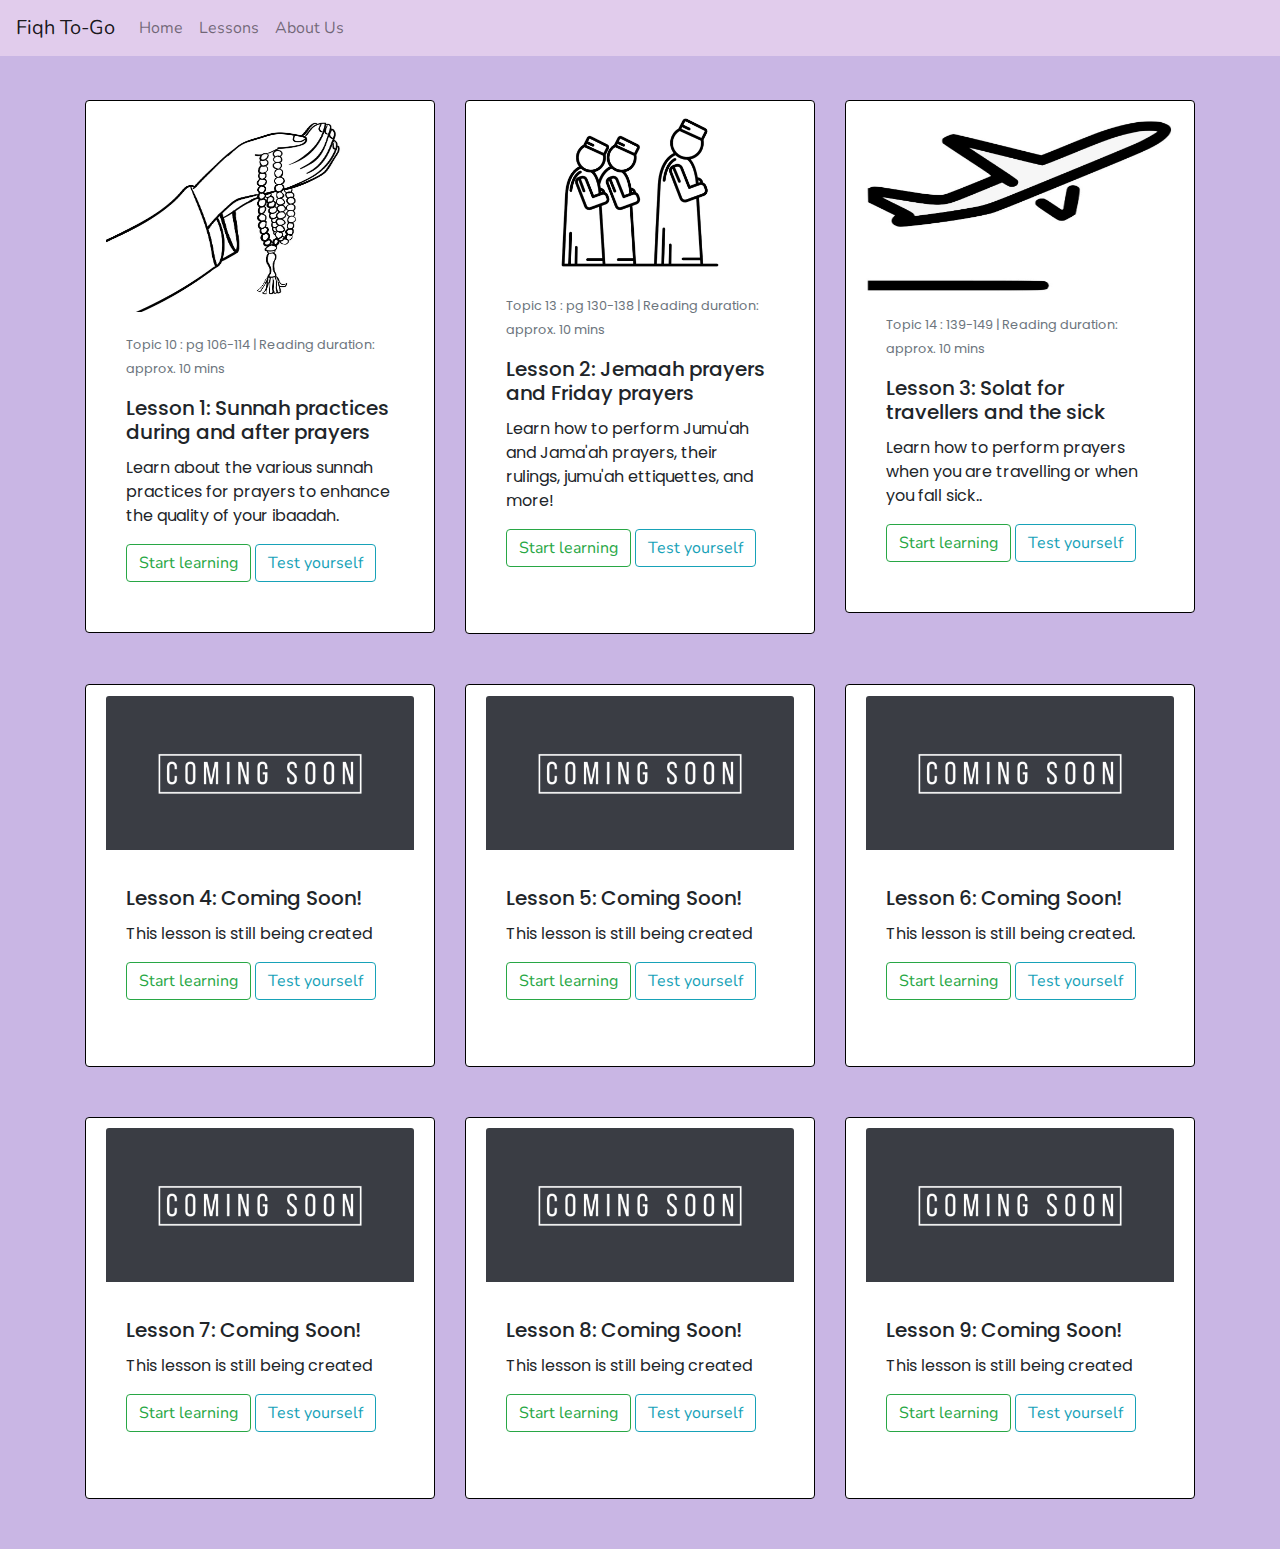
<file: allessons.html>
<!doctype html>
<html lang="en">

<head>
    <title>Fiqh To-go</title>
    <link rel="stylesheet" href="https://stackpath.bootstrapcdn.com/bootstrap/4.3.1/css/bootstrap.min.css"
        integrity="sha384-ggOyR0iXCbMQv3Xipma34MD+dH/1fQ784/j6cY/iJTQUOhcWr7x9JvoRxT2MZw1T" crossorigin="anonymous">
    <link rel='stylesheet' href='styles.css'>
    <link href="https://fonts.googleapis.com/css?family=Calistoga|Lobster|Nunito|Poppins|Rubik&display=swap"
        rel="stylesheet">
    <meta name="viewport" content="width=device-width, initial-scale=1.0">
    <link rel="icon" href="moonandstar.png">
</head>

<body>

    <nav class="navbar fixed-top navbar-expand-lg navbar-light" style="background-color: #e1ccec;">
        <a class="navbar-brand" href="#">Fiqh To-Go</a>
        <button class="navbar-toggler" type="button" data-toggle="collapse" data-target="#navbarNav"
            aria-controls="navbarNav" aria-expanded="false" aria-label="Toggle navigation">
            <span class="navbar-toggler-icon"></span>
        </button>
        <div class="collapse navbar-collapse" id="navbarNav">
            <ul class="navbar-nav">
                <li class="nav-item">
                    <a class="nav-link" href="index.html">Home <span class="sr-only">(current)</span></a>
                </li>
                <li class="nav-item">
                    <a class="nav-link" href="index.html#lessonSection">Lessons</a>
                </li>
                <li class="nav-item">
                    <a class="nav-link" href="index.html#footer">About Us</a>
                </li>
            </ul>
        </div>
    </nav>


    <div id="lessonSection">
        <div class="container">
            <div class="row">

                <div class="col-md-4 col-sm-12">
                    <div class="card">
                        <img src="Hand-pray.png" height="200" class="card-img-top" alt="...">
                        <div class="card-body">
                            <p class="card-text"><small class="text-muted">Topic 10 : pg 106-114 | Reading duration: 
                                approx. 10 mins</small></p>
                            <h5 class="card-title">Lesson 1: Sunnah practices during and after prayers</h5>
                            <p class="card-text">Learn about the various sunnah practices for prayers to enhance the quality of your ibaadah. </p>
                            <a href="lesson1.html" target="_blank" class="btn btn-outline-success">Start learning</a>
                            <a href="lesson1quiz.html" target="_blank" class="btn btn-outline-info">
                                Test yourself</a>
                        </div>
                    </div>
                </div>

                <div class="col-md-4 col-sm-12">
                    <div class="card">
                        <img src="pray.png" class="card-img-top" alt="...">
                        <div class="card-body">
                            <p class="card-text"><small class="text-muted">Topic 13 : pg 130-138 | Reading duration: 
                                approx. 10 mins</small></p>
                            <h5 class="card-title">Lesson 2: Jemaah prayers and Friday prayers</h5>
                            <p class="card-text">Learn how to perform Jumu'ah and Jama'ah prayers, their rulings, jumu'ah ettiquettes, and more!<p>
                                    <a href="lesson2.html" target="_blank" class="btn btn-outline-success">Start
                                        learning</a>
                                    <a href="lesson2quiz.html" target="_blank" class="btn btn-outline-info"> Test yourself</a>
                        </div>
                    </div>
                </div>

                <div class="col-md-4 col-sm-12">
                    <div class="card">
                        <img src="airplane2.png" height="180" class="card-img-top" alt="...">
                        <div class="card-body">
                            <p class="card-text"><small class="text-muted">Topic 14 : 139-149 | Reading duration:
                                    approx. 10
                                    mins</small></p>
                            <h5 class="card-title">Lesson 3: Solat for travellers and the sick</h5>
                            <p class="card-text">Learn how to perform prayers when you are travelling or when you fall sick..</p>
                            <a href="lesson3.html" target="_blank" class="btn btn-outline-success">Start learning</a>
                            <a href="lesson3quiz.html" target="_blank" class="btn btn-outline-info">
                                Test
                                yourself</a>
                        </div>
                    </div>
                </div>

                <div class="col-md-4 col-sm-12">
                    <div class="card">
                        <img src="comingsoon.jpg" class="card-img-top" alt="...">
                        <div class="card-body">
                            <p class="card-text"><small class="text-muted"></small></p>
                            <h5 class="card-title">Lesson 4: Coming Soon! </h5>
                            <p class="card-text">This lesson is still being created<p>
                                    <a href="#" target="_blank" class="btn btn-outline-success">Start
                                        learning</a>
                                    <a href="#" target="_blank" class="btn btn-outline-info"> Test yourself</a>
                        </div>
                    </div>
                </div>

                <div class="col-md-4 col-sm-12">
                    <div class="card">
                        <img src="comingsoon.jpg" class="card-img-top" alt="...">
                        <div class="card-body">
                            <p class="card-text"><small class="text-muted"></small></p>
                            <h5 class="card-title">Lesson 5: Coming Soon!</h5>
                            <p class="card-text">This lesson is still being created<p>
                                    <a href="#" target="_blank" class="btn btn-outline-success">Start
                                        learning</a>
                                    <a href="#" target="_blank" class="btn btn-outline-info"> Test yourself</a>
                        </div>
                    </div>
                </div>

                <div class="col-md-4 col-sm-12">
                    <div class="card">
                        <img src="comingsoon.jpg" class="card-img-top" alt="...">
                        <div class="card-body">
                            <p class="card-text"><small class="text-muted"></small></p>
                            <h5 class="card-title">Lesson 6: Coming Soon!</h5>
                            <p class="card-text">This lesson is still being created.<p>
                                    <a href="#" target="_blank" class="btn btn-outline-success">Start
                                        learning</a>
                                    <a href="#" target="_blank" class="btn btn-outline-info"> Test yourself</a>
                        </div>
                    </div>
                </div>

                <div class="col-md-4 col-sm-12">
                    <div class="card">
                        <img src="comingsoon.jpg" class="card-img-top" alt="...">
                        <div class="card-body">
                            <p class="card-text"><small class="text-muted"></small></p>
                            <h5 class="card-title">Lesson 7: Coming Soon!</h5>
                            <p class="card-text">This lesson is still being created<p>
                                    <a href="#" target="_blank" class="btn btn-outline-success">Start
                                        learning</a>
                                    <a href="#" target="_blank" class="btn btn-outline-info"> Test yourself</a>
                        </div>
                    </div>
                </div>

                <div class="col-md-4 col-sm-12">
                    <div class="card">
                        <img src="comingsoon.jpg" class="card-img-top" alt="...">
                        <div class="card-body">
                            <p class="card-text"><small class="text-muted"></small></p>
                            <h5 class="card-title">Lesson 8: Coming Soon!</h5>
                            <p class="card-text">This lesson is still being created<p>
                                    <a href="#" target="_blank" class="btn btn-outline-success">Start
                                        learning</a>
                                    <a href="#" target="_blank" class="btn btn-outline-info"> Test yourself</a>
                        </div>
                    </div>
                </div>

                <div class="col-md-4 col-sm-12">
                    <div class="card">
                        <img src="comingsoon.jpg" class="card-img-top" alt="...">
                        <div class="card-body">
                            <p class="card-text"><small class="text-muted"></small></p>
                            <h5 class="card-title">Lesson 9: Coming Soon!</h5>
                            <p class="card-text"> This lesson is still being created<p>
                                    <a href="#" target="_blank" class="btn btn-outline-success">Start
                                        learning</a>
                                    <a href="#" target="_blank" class="btn btn-outline-info"> Test yourself</a>
                        </div>
                    </div>
                </div>

            </div>
        </div>
    </div>


</body>
</file>
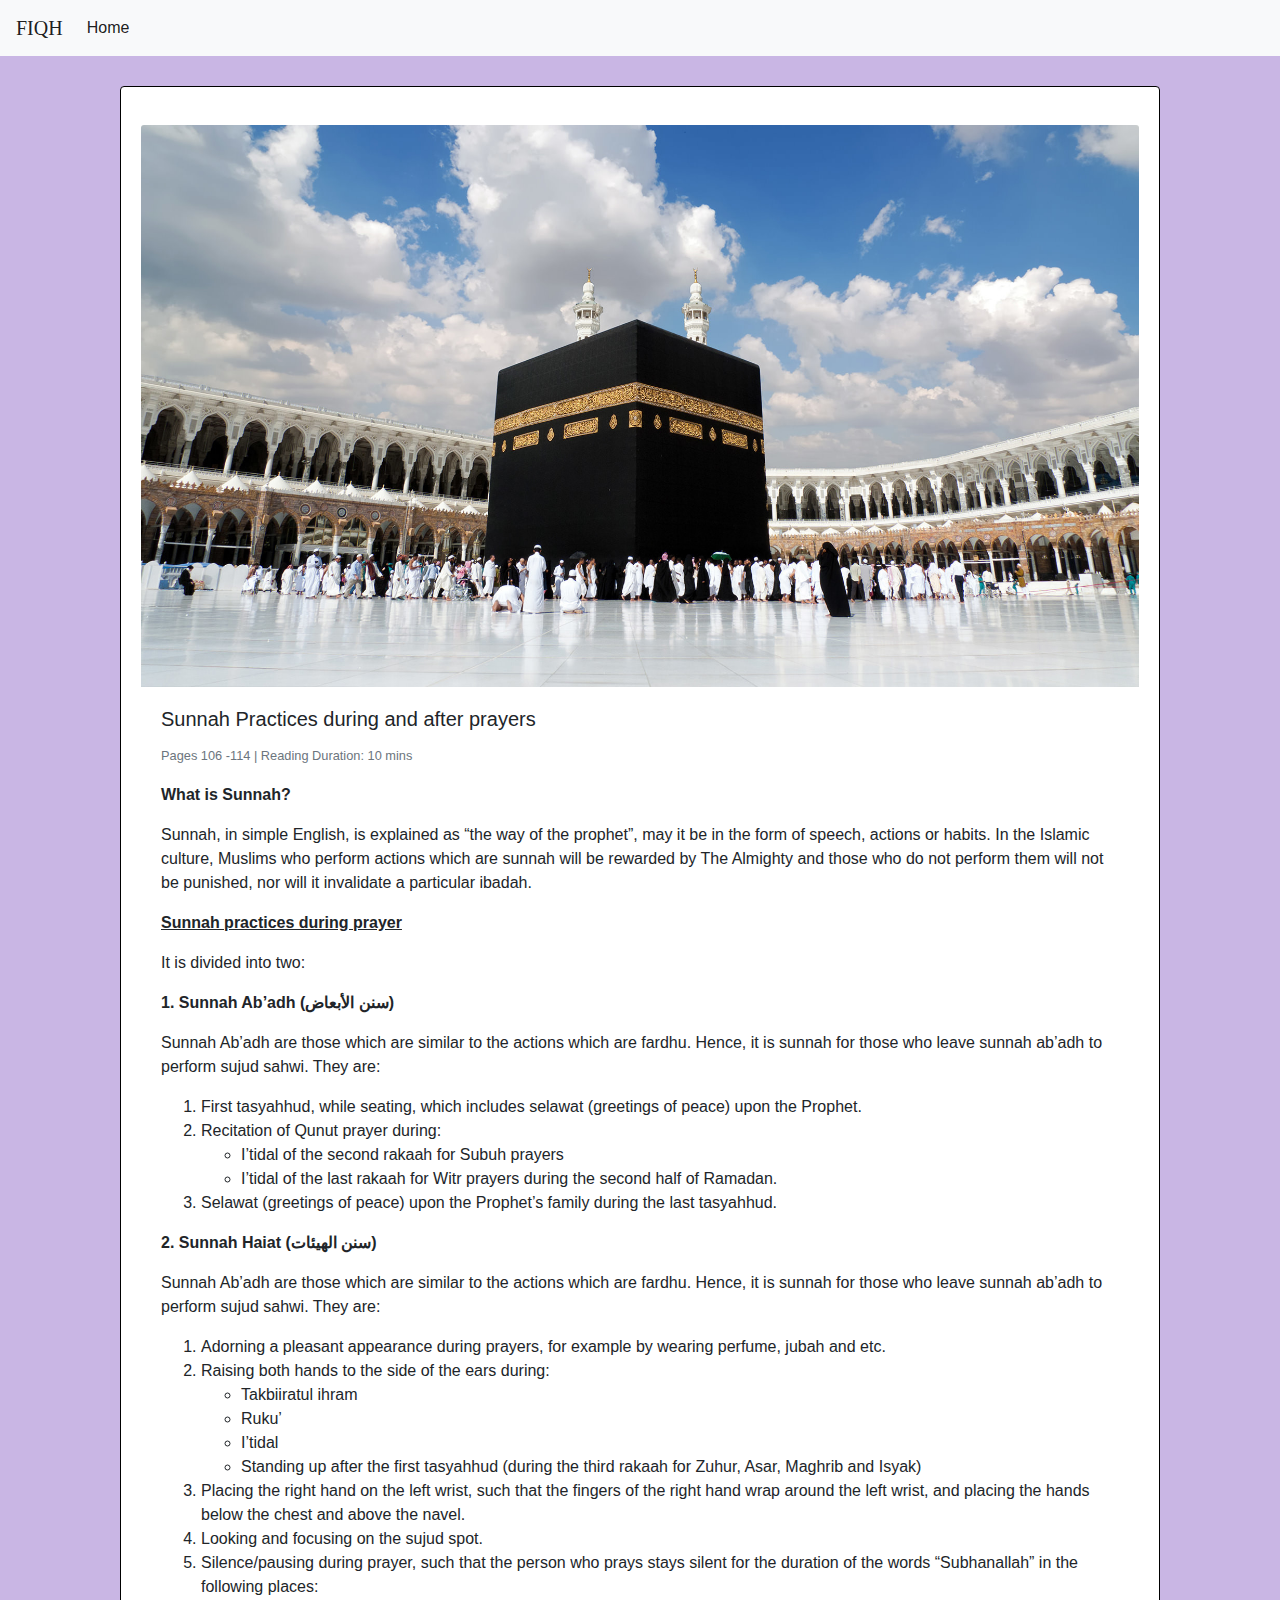
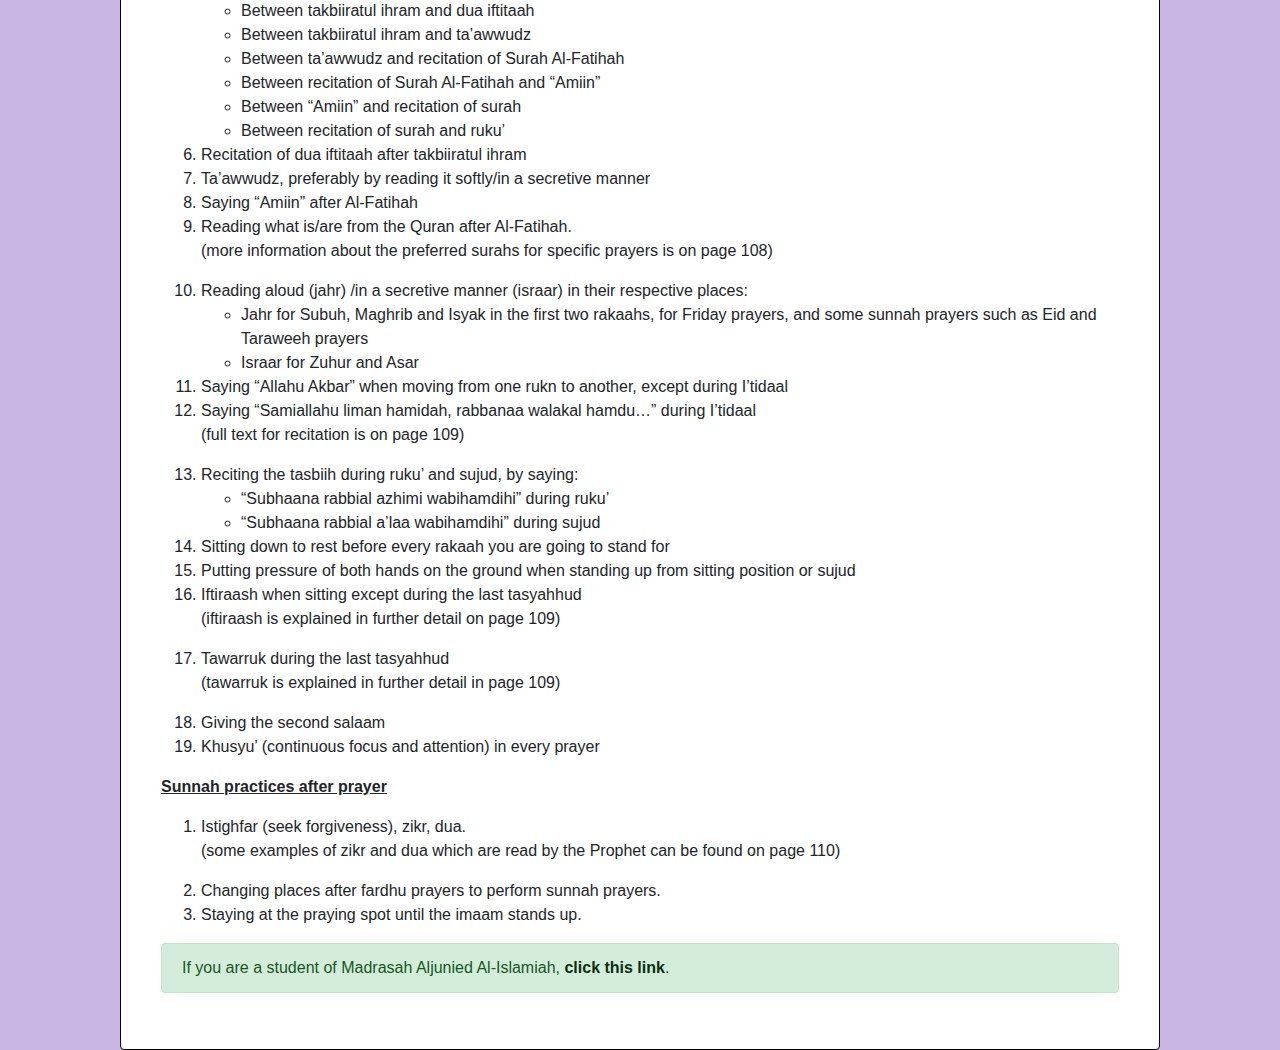
<file: chapter13.html>
<!doctype html>
<html lang="en">

<head>
    <!-- Required meta tags -->
    <meta charset="utf-8">
    <meta name="viewport" content="width=device-width, initial-scale=1, shrink-to-fit=no">

    <!-- Bootstrap CSS -->
    <link rel="stylesheet" href="https://stackpath.bootstrapcdn.com/bootstrap/4.3.1/css/bootstrap.min.css"
        integrity="sha384-ggOyR0iXCbMQv3Xipma34MD+dH/1fQ784/j6cY/iJTQUOhcWr7x9JvoRxT2MZw1T" crossorigin="anonymous">

    <link rel='stylesheet' href='styles.css'>
    <link href="https://fonts.googleapis.com/css?family=Alegreya+Sans&display=swap" rel="stylesheet">
</head>

<body>
        <nav class="navbar navbar-expand-lg navbar-light bg-light">
                <a class="navbar-brand" href="#">FIQH</a>
                <button class="navbar-toggler" type="button" data-toggle="collapse" data-target="#navbarNavDropdown"
                  aria-controls="navbarNavDropdown" aria-expanded="false" aria-label="Toggle navigation">
                  <span class="navbar-toggler-icon"></span>
                </button>
                <div class="collapse navbar-collapse" id="navbarNavDropdown">
                  <ul class="navbar-nav">
                    <li class="nav-item active">
                      <a class="nav-link" href="index.html">Home <span class="sr-only">(current)</span></a>
                    </li>
                  </ul>
                </div>
              </nav>

   <!-- END OF NAVBAR   -->

    <div class="card mb-3" style="background-color: white; max-width:65em; margin: auto; margin-top:30px;">
        <img src="kaabah.jpg" class="card-img-top" alt="...">
        <div class="card-body">
            <h5 class="card-title">Sunnah Practices during and after prayers</h5>
            <p class="card-text"><small class="text-muted">Pages 106 -114 | Reading Duration: 10 mins</small></p>
            <p class="card-text"><strong>What is Sunnah?</strong></p>
            <p class="card-text">Sunnah, in simple English, is explained as “the way of the prophet”, may it be in the
                form of speech, actions or habits. In the Islamic culture, Muslims who perform actions which are sunnah
                will be rewarded by The Almighty and those who do not perform them will not be punished, nor will it
                invalidate a particular ibadah.</p>
            <div id="duringPrayer">
                <p class="card-text"><strong><u>Sunnah practices during prayer</u>
                    </strong></p>
                <p class="card-text">It is divided into two:
                </p>
                <div id="sunnahAbadh">
                    <p class="card-text"><strong>1. Sunnah Ab’adh (سنن الأبعاض)</strong></p>
                    <p class="card-text">Sunnah Ab’adh are those which are similar to the actions which are fardhu.
                        Hence,
                        it is
                        sunnah for those who leave sunnah ab’adh to perform sujud sahwi. They are:</p>
                    <ol>
                        <li>First tasyahhud, while seating, which includes selawat (greetings of peace) upon the
                            Prophet.
                        </li>
                        <li>Recitation of Qunut prayer during:
                            <ul>
                                <li>I’tidal of the second rakaah for Subuh prayers
                                </li>
                                <li>I’tidal of the last rakaah for Witr prayers during the second half of Ramadan.
                                </li>
                            </ul>
                        </li>
                        <li>Selawat (greetings of peace) upon the Prophet’s family during the last tasyahhud.</li>
                    </ol>
                </div>
                <div id="sunnahHaiat">
                    <p class="card-text"><strong>2. Sunnah Haiat (سنن الهيئات)</strong></p>
                    <p class="card-text">Sunnah Ab’adh are those which are similar to the actions which are fardhu.
                        Hence,
                        it is
                        sunnah for those who leave sunnah ab’adh to perform sujud sahwi. They are:</p>
                    <ol>
                        <li>Adorning a pleasant appearance during prayers, for example by wearing perfume, jubah and
                            etc.
                        </li>
                        <li>Raising both hands to the side of the ears during:
                            <ul>
                                <li>Takbiiratul ihram</li>
                                <li> Ruku’</li>
                                <li>I’tidal</li>
                                <li>Standing up after the first tasyahhud (during the third rakaah for Zuhur, Asar,
                                    Maghrib
                                    and
                                    Isyak)</li>
                            </ul>
                        </li>
                        <li>Placing the right hand on the left wrist, such that the fingers of the right hand wrap
                            around
                            the
                            left wrist, and placing the hands below the chest and above the navel.</li>
                        <li>Looking and focusing on the sujud spot.
                        </li>
                        <li>Silence/pausing during prayer, such that the person who prays stays silent for the duration
                            of
                            the
                            words “Subhanallah” in the following places:
                            <ul>
                                <li>Between takbiiratul ihram and dua iftitaah</li>
                                <li>Between takbiiratul ihram and ta’awwudz</li>
                                <li>Between ta’awwudz and recitation of Surah Al-Fatihah</li>
                                <li> Between recitation of Surah Al-Fatihah and “Amiin”</li>
                                <li> Between “Amiin” and recitation of surah
                                </li>
                                <li> Between recitation of surah and ruku’</li>
                            </ul>
                        </li>
                        <li>Recitation of dua iftitaah after takbiiratul ihram</li>
                        <li>Ta’awwudz, preferably by reading it softly/in a secretive manner
                        </li>
                        <li>Saying “Amiin” after Al-Fatihah
                        </li>
                        <li>Reading what is/are from the Quran after Al-Fatihah.</li>
                        <p class="card-text">(more information about the preferred surahs for specific prayers is on
                            page
                            108)
                        </p>
                        <li>Reading aloud (jahr) /in a secretive manner (israar) in their respective places:
                            <ul>
                                <li>Jahr for Subuh, Maghrib and Isyak in the first two rakaahs, for Friday prayers, and
                                    some
                                    sunnah prayers such as Eid and Taraweeh prayers
                                </li>
                                <li>Israar for Zuhur and Asar</li>
                            </ul>
                        </li>
                        <li>Saying “Allahu Akbar” when moving from one rukn to another, except during I’tidaal
                        </li>
                        <li>Saying “Samiallahu liman hamidah, rabbanaa walakal hamdu…” during I’tidaal
                        </li>
                        <p class="card-text">(full text for recitation is on page 109)
                        </p>
                        <li>Reciting the tasbiih during ruku’ and sujud, by saying:
                            <ul>
                                <li>“Subhaana rabbial azhimi wabihamdihi” during ruku’
                                </li>
                                <li>“Subhaana rabbial a’laa wabihamdihi” during sujud</li>
                            </ul>
                        </li>
                        <li>Sitting down to rest before every rakaah you are going to stand for
                        </li>
                        <li>Putting pressure of both hands on the ground when standing up from sitting position or sujud
                        </li>
                        <li>Iftiraash when sitting except during the last tasyahhud</li>
                        <p class="card-text">(iftiraash is explained in further detail on page 109)</p>
                        <li>Tawarruk during the last tasyahhud</li>
                        <p class="card-text">(tawarruk is explained in further detail in page 109)</p>
                        <li>Giving the second salaam
                        </li>
                        <li>Khusyu’ (continuous focus and attention) in every prayer</li>
                    </ol>
                </div>
                <div id="afterPrayer">
                    <p class="card-text"><strong><u>Sunnah practices after prayer</u>
                        </strong></p>
                    <ol>
                        <li>Istighfar (seek forgiveness), zikr, dua.</li>
                        <p class="card-text">(some examples of zikr and dua which are read by the Prophet can be found
                            on
                            page 110)
                        </p>
                        <li>Changing places after fardhu prayers to perform sunnah prayers.
                        </li>
                        <li>Staying at the praying spot until the imaam stands up.</li>
                    </ol>
                </div>

            </div>

            <div class="alert alert-success" role="alert"> If you are a student of Madrasah Aljunied Al-Islamiah, <a
                    href="#" class="alert-link">click this link</a>.</div>
        </div>

        <!-- Optional JavaScript -->
        <!-- jQuery first, then Popper.js, then Bootstrap JS -->
        <script src="https://code.jquery.com/jquery-3.3.1.slim.min.js"
            integrity="sha384-q8i/X+965DzO0rT7abK41JStQIAqVgRVzpbzo5smXKp4YfRvH+8abtTE1Pi6jizo"
            crossorigin="anonymous"></script>
        <script src="https://cdnjs.cloudflare.com/ajax/libs/popper.js/1.14.7/umd/popper.min.js"
            integrity="sha384-UO2eT0CpHqdSJQ6hJty5KVphtPhzWj9WO1clHTMGa3JDZwrnQq4sF86dIHNDz0W1"
            crossorigin="anonymous"></script>
        <script src="https://stackpath.bootstrapcdn.com/bootstrap/4.3.1/js/bootstrap.min.js"
            integrity="sha384-JjSmVgyd0p3pXB1rRibZUAYoIIy6OrQ6VrjIEaFf/nJGzIxFDsf4x0xIM+B07jRM"
            crossorigin="anonymous"></script>
</body>
</file>
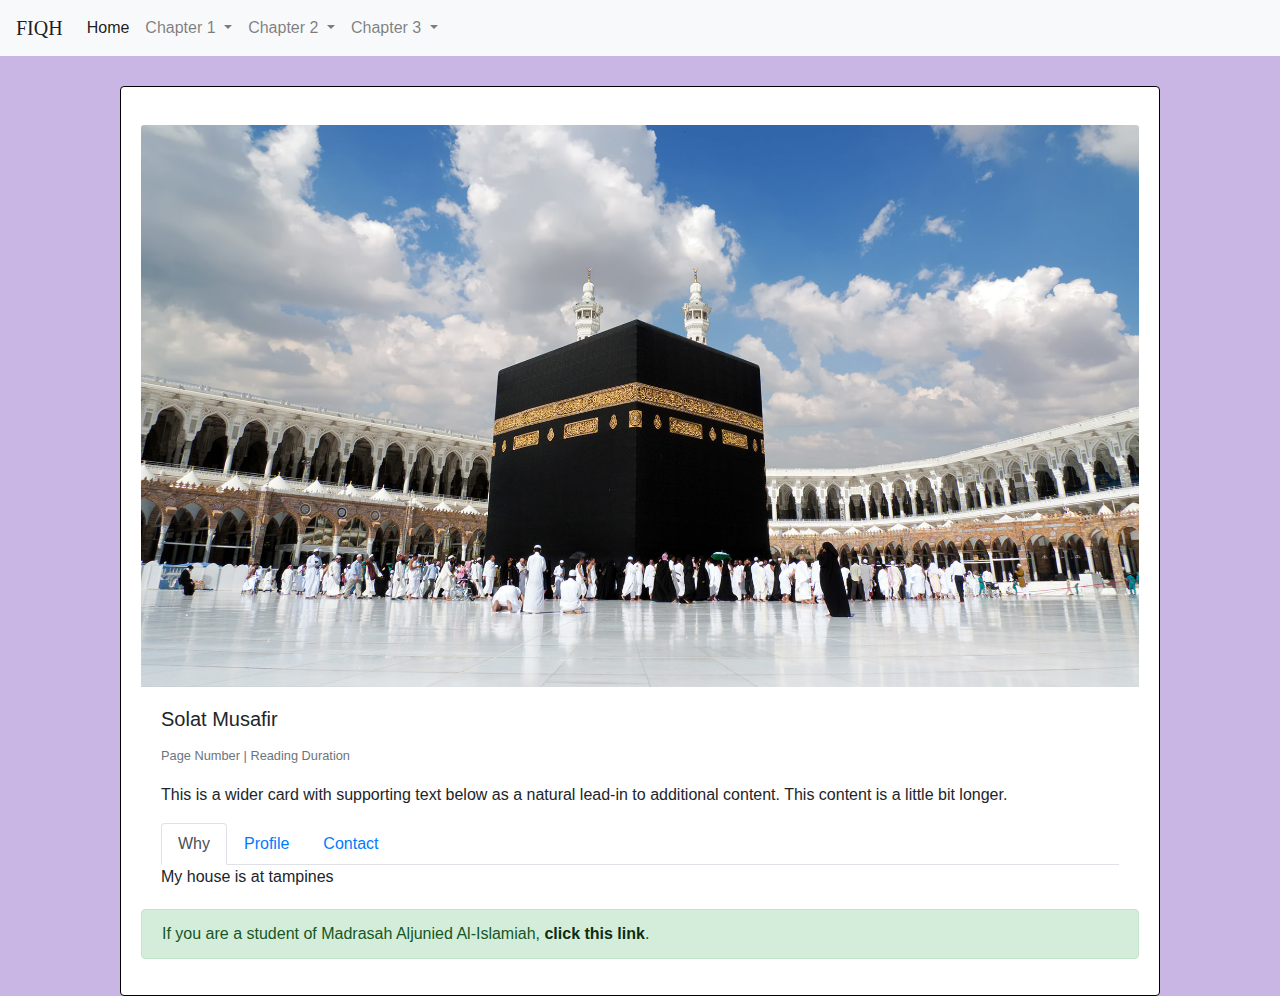
<file: topic1.html>
<!doctype html>
<html lang="en">

<head>
  <!-- Required meta tags -->
  <meta charset="utf-8">
  <meta name="viewport" content="width=device-width, initial-scale=1, shrink-to-fit=no">

  <!-- Bootstrap CSS -->
  <link rel="stylesheet" href="https://stackpath.bootstrapcdn.com/bootstrap/4.3.1/css/bootstrap.min.css"
    integrity="sha384-ggOyR0iXCbMQv3Xipma34MD+dH/1fQ784/j6cY/iJTQUOhcWr7x9JvoRxT2MZw1T" crossorigin="anonymous">

  <link rel='stylesheet' href='styles.css'>
  <link href="https://fonts.googleapis.com/css?family=Alegreya+Sans&display=swap" rel="stylesheet">
</head>

<body>
    <nav class="navbar navbar-expand-lg navbar-light bg-light">
        <a class="navbar-brand" href="#">FIQH</a>
        <button class="navbar-toggler" type="button" data-toggle="collapse" data-target="#navbarNavDropdown"
            aria-controls="navbarNavDropdown" aria-expanded="false" aria-label="Toggle navigation">
            <span class="navbar-toggler-icon"></span>
        </button>
        <div class="collapse navbar-collapse" id="navbarNavDropdown">
            <ul class="navbar-nav">
                <li class="nav-item active">
                    <a class="nav-link" href="#">Home <span class="sr-only">(current)</span></a>
                </li>
                <li class="nav-item dropdown">
                    <a class="nav-link dropdown-toggle" href="#" id="navbarDropdownMenuLink" role="button" data-toggle="dropdown"
                        aria-haspopup="true" aria-expanded="false">
                        Chapter 1
                    </a>
                    <div class="dropdown-menu" aria-labelledby="navbarDropdownMenuLink">
                        <a class="dropdown-item" href="#">Lesson 1</a>
                        <a class="dropdown-item" href="#">Lesson 2</a>
                        <a class="dropdown-item" href="#">Lesson 3</a>
                    </div>
                </li>
                <li class="nav-item dropdown">
                    <a class="nav-link dropdown-toggle" href="#" id="navbarDropdownMenuLink" role="button" data-toggle="dropdown"
                        aria-haspopup="true" aria-expanded="false">
                        Chapter 2
                    </a>
                    <div class="dropdown-menu" aria-labelledby="navbarDropdownMenuLink">
                        <a class="dropdown-item" href="#">Lesson 1</a>
                        <a class="dropdown-item" href="#">Lesson 2</a>
                        <a class="dropdown-item" href="#">Lesson 3</a>
                    </div>
                </li>
                <li class="nav-item dropdown">
                    <a class="nav-link dropdown-toggle" href="#" id="navbarDropdownMenuLink" role="button" data-toggle="dropdown"
                        aria-haspopup="true" aria-expanded="false">
                        Chapter 3
                    </a>
                    <div class="dropdown-menu" aria-labelledby="navbarDropdownMenuLink">
                        <a class="dropdown-item" href="#">Lesson 1</a>
                        <a class="dropdown-item" href="#">Lesson 2</a>
                        <a class="dropdown-item" href="#">Lesson 3</a>
                    </div>
                </li>
            </ul>
        </div>
    </nav>
    <div class="card mb-3" style="background-color: white; max-width:65em; margin: auto; margin-top:30px;">
        <img src="kaabah.jpg" class="card-img-top" alt="...">
        <div class="card-body">
            <h5 class="card-title">Solat Musafir</h5>
            <p class="card-text"><small class="text-muted">Page Number | Reading Duration</small></p>
            <p class="card-text">This is a wider card with supporting text below as a natural lead-in to additional content. This content is a little bit longer.</p>
            <ul class="nav nav-tabs" id="myTab" role="tablist">
                <li class="nav-item">
                    <a class="nav-link active" id="home-tab" data-toggle="tab" href="#home" role="tab" aria-controls="home" aria-selected="true">Why</a>
                </li>
                <li class="nav-item">
                    <a class="nav-link" id="profile-tab" data-toggle="tab" href="#profile" role="tab" aria-controls="profile" aria-selected="false">Profile</a>
                </li>
                <li class="nav-item">
                    <a class="nav-link" id="contact-tab" data-toggle="tab" href="#contact" role="tab" aria-controls="contact" aria-selected="false">Contact</a>
                </li>
            </ul>
            <div class="tab-content" id="myTabContent">
                <div class="tab-pane fade show active" id="home" role="tabpanel" aria-labelledby="home-tab">My house is at tampines</div>
                <div class="tab-pane fade" id="profile" role="tabpanel" aria-labelledby="profile-tab">my name is siti</div>
                <div class="tab-pane fade" id="contact" role="tabpanel" aria-labelledby="contact-tab">here is my e-mail</div>
            </div>
        </div>
        <div class="alert alert-success" role="alert"> If you are a student of Madrasah Aljunied Al-Islamiah, <a href="#" class="alert-link">click this link</a>.</div>
    </div>

  <!-- Optional JavaScript -->
  <!-- jQuery first, then Popper.js, then Bootstrap JS -->
  <script src="https://code.jquery.com/jquery-3.3.1.slim.min.js"
    integrity="sha384-q8i/X+965DzO0rT7abK41JStQIAqVgRVzpbzo5smXKp4YfRvH+8abtTE1Pi6jizo"
    crossorigin="anonymous"></script>
  <script src="https://cdnjs.cloudflare.com/ajax/libs/popper.js/1.14.7/umd/popper.min.js"
    integrity="sha384-UO2eT0CpHqdSJQ6hJty5KVphtPhzWj9WO1clHTMGa3JDZwrnQq4sF86dIHNDz0W1"
    crossorigin="anonymous"></script>
  <script src="https://stackpath.bootstrapcdn.com/bootstrap/4.3.1/js/bootstrap.min.js"
    integrity="sha384-JjSmVgyd0p3pXB1rRibZUAYoIIy6OrQ6VrjIEaFf/nJGzIxFDsf4x0xIM+B07jRM"
    crossorigin="anonymous"></script>
</body>
</file>
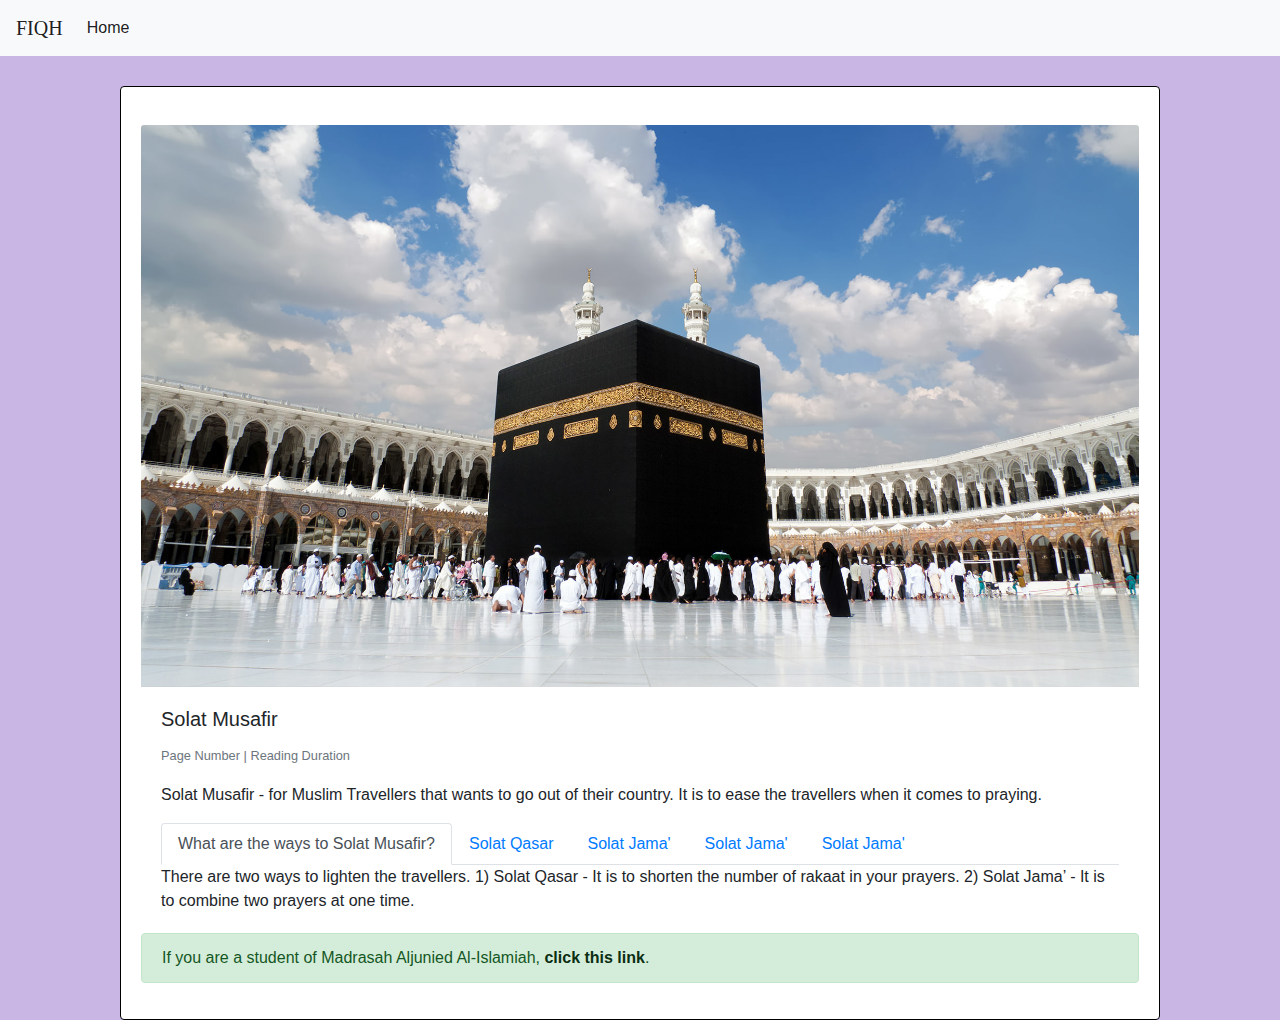
<file: topic2.html>
<!doctype html>
<html lang="en">

<head>
  <!-- Required meta tags -->
  <meta charset="utf-8">
  <meta name="viewport" content="width=device-width, initial-scale=1, shrink-to-fit=no">

  <!-- Bootstrap CSS -->
  <link rel="stylesheet" href="https://stackpath.bootstrapcdn.com/bootstrap/4.3.1/css/bootstrap.min.css"
    integrity="sha384-ggOyR0iXCbMQv3Xipma34MD+dH/1fQ784/j6cY/iJTQUOhcWr7x9JvoRxT2MZw1T" crossorigin="anonymous">

  <link rel='stylesheet' href='styles.css'>
  <link href="https://fonts.googleapis.com/css?family=Alegreya+Sans&display=swap" rel="stylesheet">
</head>

<body>
    <!-- NAVBAR  -->
        <nav class="navbar navbar-expand-lg navbar-light bg-light">
                <a class="navbar-brand" href="#">FIQH</a>
                <button class="navbar-toggler" type="button" data-toggle="collapse" data-target="#navbarNavDropdown"
                  aria-controls="navbarNavDropdown" aria-expanded="false" aria-label="Toggle navigation">
                  <span class="navbar-toggler-icon"></span>
                </button>
                <div class="collapse navbar-collapse" id="navbarNavDropdown">
                  <ul class="navbar-nav">
                    <li class="nav-item active">
                      <a class="nav-link" href="index.html">Home <span class="sr-only">(current)</span></a>
                    </li>
                  </ul>
                </div>
              </nav>
     <!-- END OF NAVBAR  -->
    <div class="card mb-3" style="background-color: white; max-width:65em; margin: auto; margin-top:30px;">
        <img src="kaabah.jpg" class="card-img-top" alt="...">
        <div class="card-body">
            <h5 class="card-title">Solat Musafir</h5>
            <p class="card-text"><small class="text-muted">Page Number | Reading Duration</small></p>
            <p class="card-text">Solat Musafir - for Muslim Travellers that wants to go out of their country. It is to ease the travellers when it comes to praying.</p>
            <ul class="nav nav-tabs" id="myTab" role="tablist">
                <li class="nav-item">
                    <a class="nav-link active" id="what-tab" data-toggle="tab" href="#what" role="tab" aria-controls="home" aria-selected="true">What are the ways to Solat Musafir?</a>
                </li>
                <li class="nav-item">
                    <a class="nav-link" id="solatQasar-tab" data-toggle="tab" href="#solatQasar" role="tab" aria-controls="profile" aria-selected="false">Solat Qasar</a>
                </li>
                <li class="nav-item">
                    <a class="nav-link" id="solatJama-tab" data-toggle="tab" href="#solatJama" role="tab" aria-controls="contact" aria-selected="false">Solat Jama'</a>
                </li>
                <li class="nav-item">
                        <a class="nav-link" id="conditionQasarJama-tab" data-toggle="tab" href="#conditionQasarJama" role="tab" aria-controls="contact" aria-selected="false">Solat Jama'</a>
                </li>
                <li class="nav-item">
                    <a class="nav-link" id="conditionQasar-tab" data-toggle="tab" href="#conditionQasar" role="tab" aria-controls="contact" aria-selected="false">Solat Jama'</a>
                </li>
            </ul>
            <div class="tab-content" id="myTabContent">
                <div class="tab-pane fade show active" id="what" role="tabpanel" aria-labelledby="what-tab">There are two ways to lighten the travellers. 1) Solat Qasar - It is to shorten the number of rakaat in your prayers.
                    2) Solat Jama’ - It is to combine two prayers at one time.
                </div>
                <div class="tab-pane fade" id="solatQasar" role="tabpanel" aria-labelledby="solatQasar-tab">It is only applicable to the 4 rakaat prayers such as Zohor, Asar and Isyak to 2 rakaat only. Evidence in Quran:
                    وَإِذَا ضَرَبْتُمْ فِي الْأَرْضِ فَلَيْسَ عَلَيْكُمْ جُنَاحٌ أَنْ تَقْصُرُوا مِنَ الصَّلَاةِ إِنْ خِفْتُمْ أَنْ يَفْتِنَكُمُ الَّذِينَ كَفَرُوا ۚ إِنَّ الْكَافِرِينَ كَانُوا لَكُمْ عَدُوًّا مُبِينًا Surah An-nisa ayat 101 </div>
                <div class="tab-pane fade" id="solatJama" role="tabpanel" aria-labelledby="solatJama-tab">Two types of solat jama’ :
                    You can bring the prayers earlier. Asar to Zohor. Isyak to Maghrib. Or you can bring the prayers later. Zohor to Asar. Maghrib to Isyak Warning! You cannot combine fajr with the prayer before or after it. And you cannot combine Asar and Maghrib.
                </div>
                <div class="tab-pane fade" id="conditionQasarJama" role="tabpanel" aria-labelledby="conditionQasarJama-tab">Condition that allows you to shorten and combine prayers. It must be more than 81-87 km and two points from your country. The traveller must know where their destination is. The traveller should not travel for disobedience.    
                </div>
                <div class="tab-pane fade" id="conditionQasar" role="tabpanel" aria-labelledby="conditionQasar-tab">Condition to shorten your prayers
                    ? It must cross the border of the country. The traveller should not intend to stay for more than 4 days without the arrival and departure. The traveller cannot be the imam for the residents.  
                </div>
            </div>
        </div>
        <div class="alert alert-success" role="alert"> If you are a student of Madrasah Aljunied Al-Islamiah, <a href="#" class="alert-link">click this link</a>.</div>
    </div>

  <!-- Optional JavaScript -->
  <!-- jQuery first, then Popper.js, then Bootstrap JS -->
  <script src="https://code.jquery.com/jquery-3.3.1.slim.min.js"
    integrity="sha384-q8i/X+965DzO0rT7abK41JStQIAqVgRVzpbzo5smXKp4YfRvH+8abtTE1Pi6jizo"
    crossorigin="anonymous"></script>
  <script src="https://cdnjs.cloudflare.com/ajax/libs/popper.js/1.14.7/umd/popper.min.js"
    integrity="sha384-UO2eT0CpHqdSJQ6hJty5KVphtPhzWj9WO1clHTMGa3JDZwrnQq4sF86dIHNDz0W1"
    crossorigin="anonymous"></script>
  <script src="https://stackpath.bootstrapcdn.com/bootstrap/4.3.1/js/bootstrap.min.js"
    integrity="sha384-JjSmVgyd0p3pXB1rRibZUAYoIIy6OrQ6VrjIEaFf/nJGzIxFDsf4x0xIM+B07jRM"
    crossorigin="anonymous"></script>
</body>
</file>
<file: styles.css>
body, html {
    height: 100%;
    scroll-behavior: smooth;
}

body {
  background-color: #c9b6e4;
  font-family: 'Poppins', sans-serif;
}

.navbar-brand {
  font-family: 'Nunito', 'sans-serif';
}
/* The hero image */
.hero-image {
    /* Use "linear-gradient" to add a darken background effect to the image (photographer.jpg). This will make the text easier to read */
    background-image: linear-gradient(rgba(0, 0, 0, 0.5), rgba(0, 0, 0, 0.5)), url("kaabah.jpg");

    /* Set a specific height */
    height: 50%;

    /* Position and center the image to scale nicely on all screens */
    background-position: center;
    background-repeat: no-repeat;
    background-size: cover;
    position: relative;
    height: 100vh;
}

/* Place text in the middle of the image */
.hero-text {
  text-align: center;
  position: absolute;
  top: 60%;
  left: 50%;
  transform: translate(-50%, -50%);
  color: white;
  font-family: Georgia, 'Times New Roman', Times, serif;
  text-shadow: 2px 2px #000000;
}

#startButton {
  background-color: #916dd5;
}

#startButton:hover {
  transform: scale(1.1); 
}

.learning {
  text-align: center;
}

h1 {
    font-family: 'Lobster', cursive;
}
h4, a {
    font-family: 'Nunito', sans-serif;
}

.card {
  padding: 20px;
  margin: auto;
  padding-top: 3%;
  border-color: black;
  margin-top: 50px;
}

.btn {
  margin-bottom: 10px;
}

#card-img-top {
  height: 20%;
  padding-top: 20;
}

#intro, #lessonSection {
    min-height: 100vh;
}
#lessonSection {
    padding: 50px;
}

#footerCard{
  background-color: #3e206d;
  color: white;
}

#myBtn {
  display: none; /* Hidden by default */
  position: fixed; /* Fixed/sticky position */
  bottom: 20px; /* Place the button at the bottom of the page */
  right: 30px; /* Place the button 30px from the right */
  z-index: 99; /* Make sure it does not overlap */
  border: none; /* Remove borders */
  outline: none; /* Remove outline */
  background-color: #3e206d; /* Set a background color */
  color: white; /* Text color */
  cursor: pointer; /* Add a mouse pointer on hover */
  padding: 15px; /* Some padding */
  border-radius: 10px; /* Rounded corners */
  font-size: 18px; /* Increase font size */
}

#myBtn:hover {
  background-color: #555; /* Add a dark-grey background on hover */
}

#ggleforms {
  margin-top: 85px;
}

#shadower {
  text-shadow: 2px 2px #000000;
}
</file>
